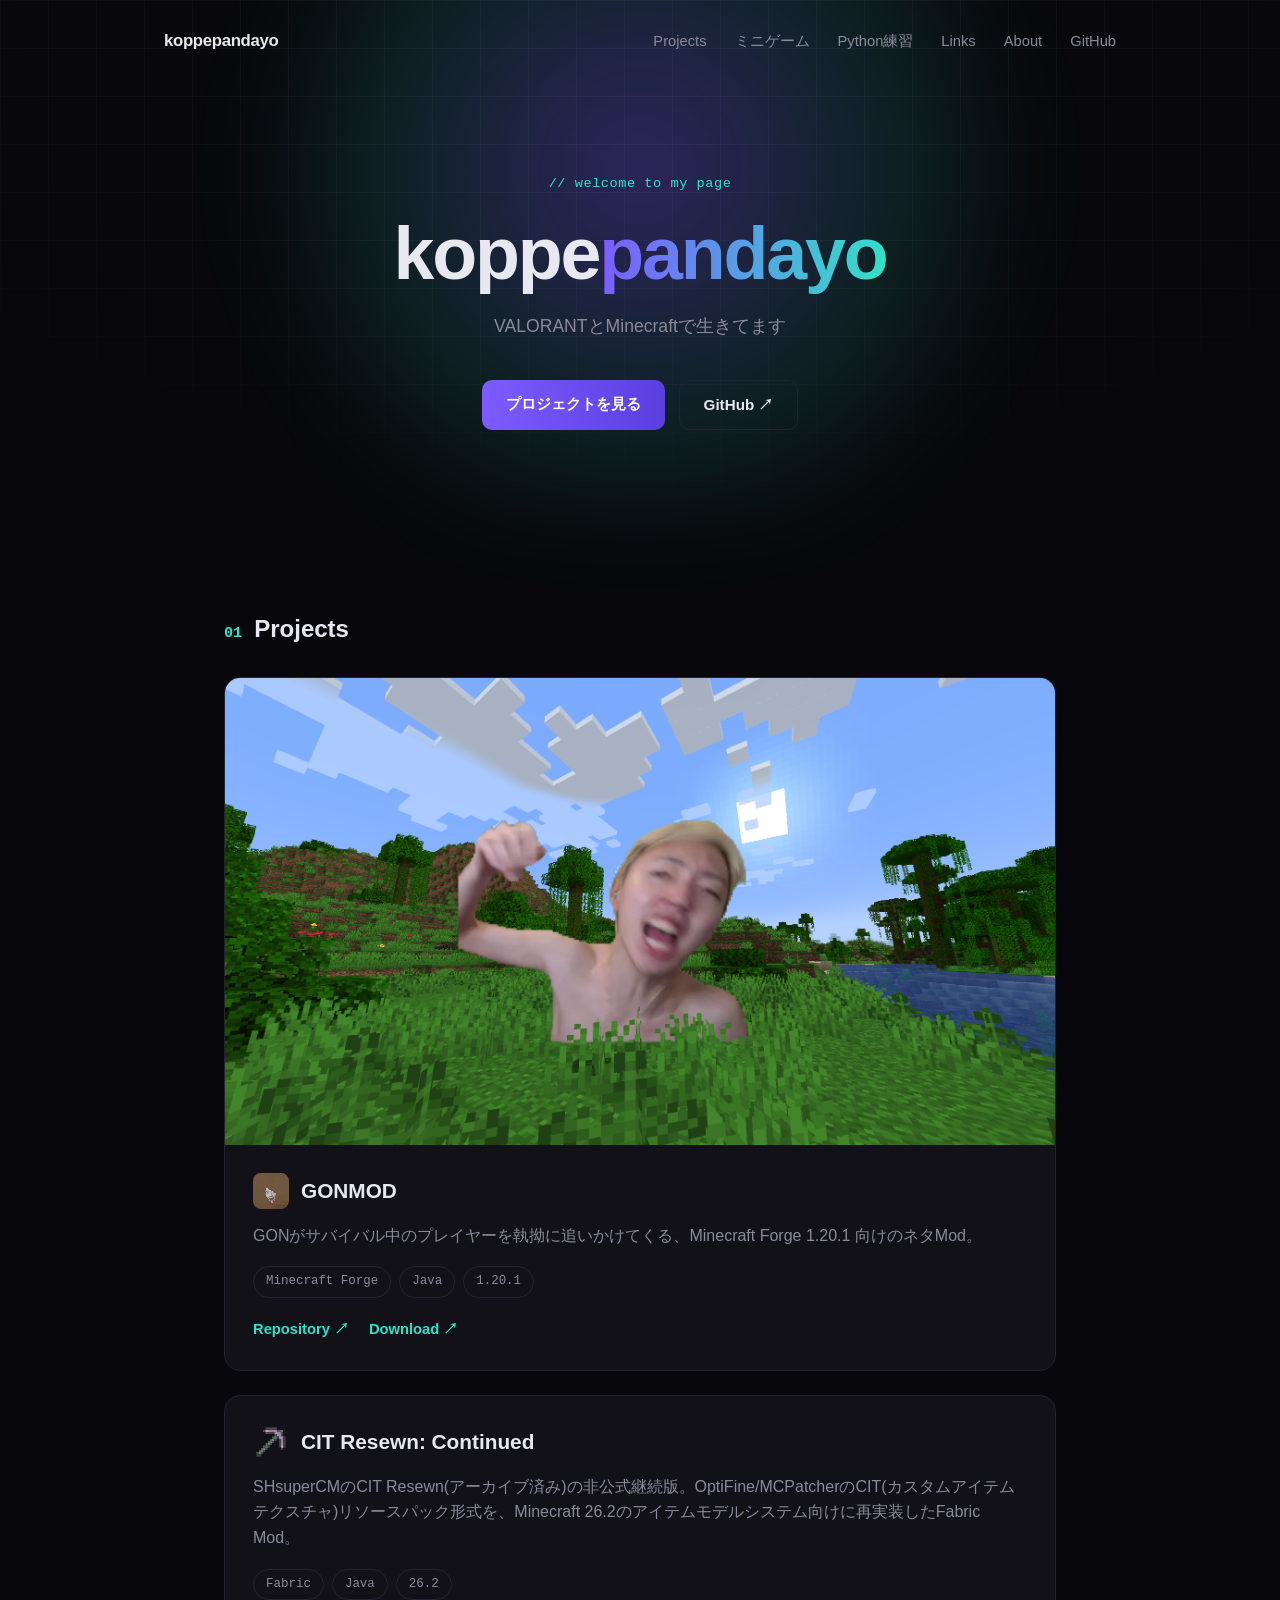
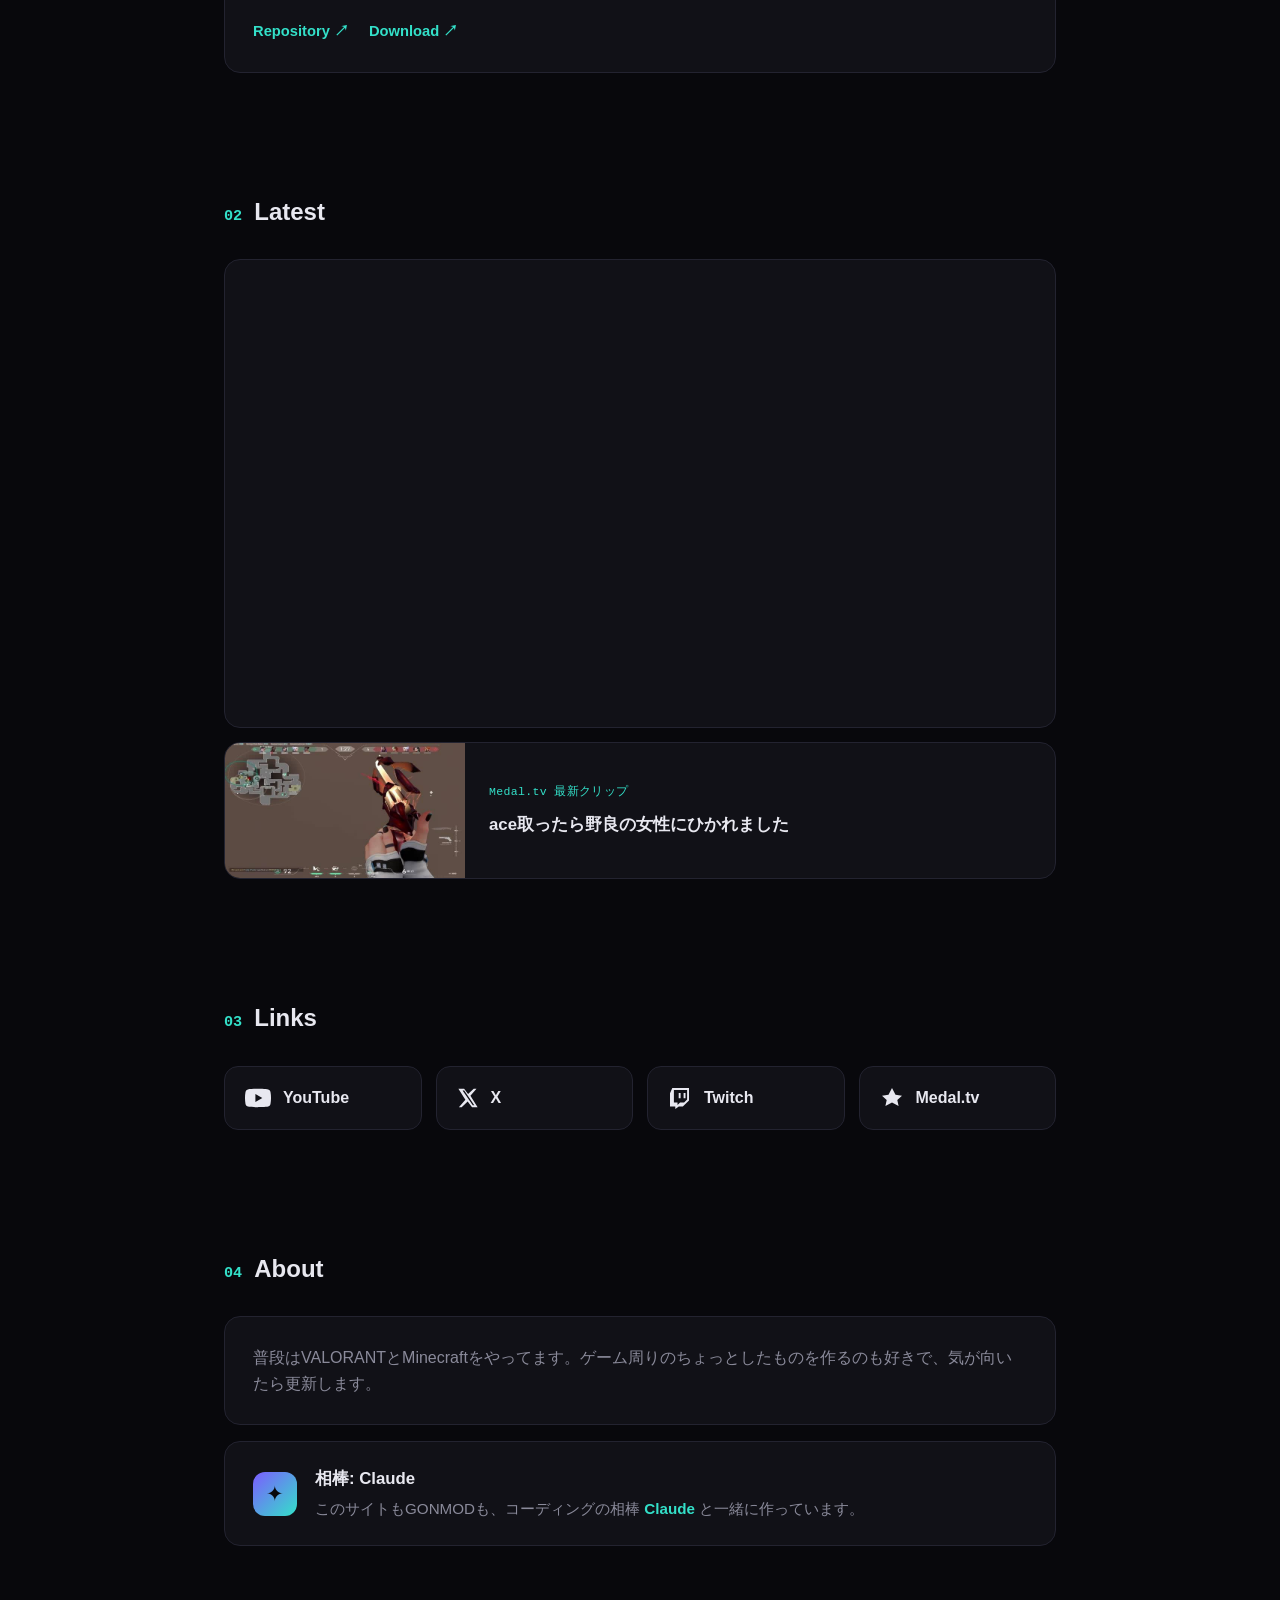
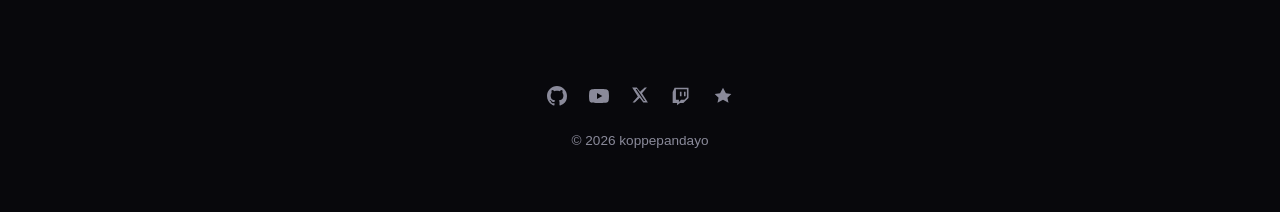
<file: index.html>
<!DOCTYPE html>
<html lang="ja">
<head>
<meta charset="UTF-8">
<meta name="viewport" content="width=device-width, initial-scale=1.0">
<title>koppepandayo</title>
<meta name="description" content="koppepandayo — Minecraft ネタMod開発者">
<link rel="icon" href="assets/koppecat.jpg">
<link rel="stylesheet" href="assets/css/style.css">
</head>
<body>

<div class="bg-grid"></div>
<div class="bg-glow"></div>

<header class="hero">
  <nav class="nav">
    <span class="nav-logo">koppepandayo</span>
    <div class="nav-links">
      <a href="#projects">Projects</a>
      <a href="games.html">ミニゲーム</a>
      <a href="python-practice.html">Python練習</a>
      <a href="#links">Links</a>
      <a href="#about">About</a>
      <a href="https://github.com/koppepandayo" target="_blank" rel="noopener">GitHub</a>
    </div>
  </nav>

  <div class="hero-content">
    <p class="hero-eyebrow">// welcome to my page</p>
    <h1 class="hero-title">koppe<span class="accent">pandayo</span></h1>
    <p class="hero-subtitle">VALORANTとMinecraftで生きてます</p>
    <div class="hero-cta">
      <a class="btn btn-primary" href="#projects">プロジェクトを見る</a>
      <a class="btn btn-ghost" href="https://github.com/koppepandayo" target="_blank" rel="noopener">GitHub ↗</a>
    </div>
  </div>
</header>

<main>
  <section id="projects" class="section">
    <h2 class="section-title"><span class="section-num">01</span> Projects</h2>

    <div class="card project-card">
      <div class="project-image">
        <img src="assets/gonmod-screenshot.png" alt="GONMOD gameplay screenshot" loading="lazy">
      </div>
      <div class="project-info">
        <div class="project-header">
          <img class="project-icon" src="assets/gonmod-icon.png" alt="GONMOD icon">
          <h3>GONMOD</h3>
        </div>
        <p class="project-desc">
          GONがサバイバル中のプレイヤーを執拗に追いかけてくる、Minecraft Forge 1.20.1 向けのネタMod。
        </p>
        <div class="project-tags">
          <span class="tag">Minecraft Forge</span>
          <span class="tag">Java</span>
          <span class="tag">1.20.1</span>
        </div>
        <div class="project-links">
          <a href="https://github.com/koppepandayo/GONMOD" target="_blank" rel="noopener">Repository ↗</a>
          <a href="https://github.com/koppepandayo/GONMOD/releases/latest" target="_blank" rel="noopener">Download ↗</a>
        </div>
      </div>
    </div>

    <div class="card project-card">
      <div class="project-info">
        <div class="project-header">
          <img class="project-icon" src="assets/citresewn-icon.png" alt="CIT Resewn: Continued icon">
          <h3>CIT Resewn: Continued</h3>
        </div>
        <p class="project-desc">
          SHsuperCMのCIT Resewn(アーカイブ済み)の非公式継続版。OptiFine/MCPatcherのCIT(カスタムアイテムテクスチャ)リソースパック形式を、Minecraft 26.2のアイテムモデルシステム向けに再実装したFabric Mod。
        </p>
        <div class="project-tags">
          <span class="tag">Fabric</span>
          <span class="tag">Java</span>
          <span class="tag">26.2</span>
        </div>
        <div class="project-links">
          <a href="https://github.com/koppepandayo/CITResewnContinued" target="_blank" rel="noopener">Repository ↗</a>
          <a href="https://github.com/koppepandayo/CITResewnContinued/releases/latest" target="_blank" rel="noopener">Download ↗</a>
        </div>
      </div>
    </div>
  </section>

  <section id="latest" class="section">
    <h2 class="section-title"><span class="section-num">02</span> Latest</h2>

    <div class="latest-video card">
      <div class="latest-video-frame">
        <iframe
          src="https://www.youtube.com/embed/videoseries?list=UUlOQXFSjRMjLv9eOfkjfYXg"
          title="Latest YouTube upload"
          loading="lazy"
          allow="accelerometer; autoplay; clipboard-write; encrypted-media; gyroscope; picture-in-picture"
          allowfullscreen>
        </iframe>
      </div>
    </div>

    <a class="card medal-card" href="https://medal.tv/games/valorant/clips/n8EiGjyioGbcn6lGg" target="_blank" rel="noopener">
      <img src="assets/medal-latest.jpg" alt="Latest Medal.tv clip thumbnail" loading="lazy">
      <div class="medal-card-info">
        <span class="medal-badge">Medal.tv 最新クリップ</span>
        <p>ace取ったら野良の女性にひかれました</p>
      </div>
    </a>
  </section>

  <section id="links" class="section">
    <h2 class="section-title"><span class="section-num">03</span> Links</h2>
    <div class="links-grid">
      <a class="link-card link-youtube" href="https://www.youtube.com/@koppepandayooo" target="_blank" rel="noopener">
        <svg viewBox="0 0 24 24" width="26" height="26" fill="currentColor"><path d="M23.5 6.2a3.02 3.02 0 0 0-2.12-2.14C19.5 3.5 12 3.5 12 3.5s-7.5 0-9.38.56A3.02 3.02 0 0 0 .5 6.2 31.6 31.6 0 0 0 0 12a31.6 31.6 0 0 0 .5 5.8 3.02 3.02 0 0 0 2.12 2.14C4.5 20.5 12 20.5 12 20.5s7.5 0 9.38-.56a3.02 3.02 0 0 0 2.12-2.14A31.6 31.6 0 0 0 24 12a31.6 31.6 0 0 0-.5-5.8ZM9.6 15.6V8.4l6.4 3.6-6.4 3.6Z"/></svg>
        <span>YouTube</span>
      </a>
      <a class="link-card link-x" href="https://x.com/koppepandayooo" target="_blank" rel="noopener">
        <svg viewBox="0 0 24 24" width="22" height="22" fill="currentColor"><path d="M18.24 2h3.03l-6.62 7.56L22.5 22h-6.1l-4.78-6.25L5.1 22H2.06l7.08-8.09L1.5 2h6.26l4.32 5.71L18.24 2Zm-1.06 18.03h1.68L7.9 3.87H6.1l11.08 16.16Z"/></svg>
        <span>X</span>
      </a>
      <a class="link-card link-twitch" href="https://www.twitch.tv/koppepandayooo" target="_blank" rel="noopener">
        <svg viewBox="0 0 24 24" width="24" height="24" fill="currentColor"><path d="M4.3 2 2 7.3v13.2h5.3V23l3.5-2.5h4L21 14.5V2H4.3Zm14.8 11.5-3 3h-4l-2.6 2.6v-2.6H5.9V4h13.2v9.5Z"/><path d="M15.6 6.9h1.9v5.3h-1.9zm-4.9 0h1.9v5.3h-1.9z"/></svg>
        <span>Twitch</span>
      </a>
      <a class="link-card link-medal" href="https://medal.tv/u/koppepandayo?invite=ur-MSxxOUYsNDA4NjM0MDA1" target="_blank" rel="noopener">
        <svg viewBox="0 0 24 24" width="24" height="24" fill="currentColor"><path d="M12 2 8.5 8.7 2 9.7l4.7 4.4L5.4 20 12 16.6 18.6 20l-1.3-5.9L22 9.7l-6.5-1Z"/></svg>
        <span>Medal.tv</span>
      </a>
    </div>
  </section>

  <section id="about" class="section">
    <h2 class="section-title"><span class="section-num">04</span> About</h2>
    <div class="card about-card">
      <p>普段はVALORANTとMinecraftをやってます。ゲーム周りのちょっとしたものを作るのも好きで、気が向いたら更新します。</p>
    </div>
    <a class="card buddy-card" href="https://claude.ai" target="_blank" rel="noopener">
      <div class="buddy-icon">✦</div>
      <div>
        <h3>相棒: Claude</h3>
        <p>このサイトもGONMODも、コーディングの相棒 <span>Claude</span> と一緒に作っています。</p>
      </div>
    </a>
  </section>
</main>

<footer class="footer">
  <div class="footer-links">
    <a href="https://github.com/koppepandayo" target="_blank" rel="noopener" aria-label="GitHub">
      <svg viewBox="0 0 16 16" width="20" height="20" fill="currentColor">
        <path d="M8 0C3.58 0 0 3.58 0 8c0 3.54 2.29 6.53 5.47 7.59.4.07.55-.17.55-.38
        0-.19-.01-.82-.01-1.49-2.01.37-2.53-.49-2.69-.94-.09-.23-.48-.94-.82-1.13
        -.28-.15-.68-.52-.01-.53.63-.01 1.08.58 1.23.82.72 1.21 1.87.87 2.33.66.07-.52.28-.87.51-1.07
        -1.78-.2-3.64-.89-3.64-3.95 0-.87.31-1.59.82-2.15-.08-.2-.36-1.02.08-2.12
        0 0 .67-.21 2.2.82.64-.18 1.32-.27 2-.27.68 0 1.36.09 2 .27
        1.53-1.04 2.2-.82 2.2-.82.44 1.1.16 1.92.08 2.12.51.56.82 1.27.82 2.15
        0 3.07-1.87 3.75-3.65 3.95.29.25.54.73.54 1.48
        0 1.07-.01 1.93-.01 2.2 0 .21.15.46.55.38A8.01 8.01 0 0016 8c0-4.42-3.58-8-8-8z"/>
      </svg>
    </a>
    <a href="https://www.youtube.com/@koppepandayooo" target="_blank" rel="noopener" aria-label="YouTube">
      <svg viewBox="0 0 24 24" width="20" height="20" fill="currentColor"><path d="M23.5 6.2a3.02 3.02 0 0 0-2.12-2.14C19.5 3.5 12 3.5 12 3.5s-7.5 0-9.38.56A3.02 3.02 0 0 0 .5 6.2 31.6 31.6 0 0 0 0 12a31.6 31.6 0 0 0 .5 5.8 3.02 3.02 0 0 0 2.12 2.14C4.5 20.5 12 20.5 12 20.5s7.5 0 9.38-.56a3.02 3.02 0 0 0 2.12-2.14A31.6 31.6 0 0 0 24 12a31.6 31.6 0 0 0-.5-5.8ZM9.6 15.6V8.4l6.4 3.6-6.4 3.6Z"/></svg>
    </a>
    <a href="https://x.com/koppepandayooo" target="_blank" rel="noopener" aria-label="X">
      <svg viewBox="0 0 24 24" width="18" height="18" fill="currentColor"><path d="M18.24 2h3.03l-6.62 7.56L22.5 22h-6.1l-4.78-6.25L5.1 22H2.06l7.08-8.09L1.5 2h6.26l4.32 5.71L18.24 2Zm-1.06 18.03h1.68L7.9 3.87H6.1l11.08 16.16Z"/></svg>
    </a>
    <a href="https://www.twitch.tv/koppepandayooo" target="_blank" rel="noopener" aria-label="Twitch">
      <svg viewBox="0 0 24 24" width="20" height="20" fill="currentColor"><path d="M4.3 2 2 7.3v13.2h5.3V23l3.5-2.5h4L21 14.5V2H4.3Zm14.8 11.5-3 3h-4l-2.6 2.6v-2.6H5.9V4h13.2v9.5Z"/><path d="M15.6 6.9h1.9v5.3h-1.9zm-4.9 0h1.9v5.3h-1.9z"/></svg>
    </a>
    <a href="https://medal.tv/u/koppepandayo?invite=ur-MSxxOUYsNDA4NjM0MDA1" target="_blank" rel="noopener" aria-label="Medal.tv">
      <svg viewBox="0 0 24 24" width="20" height="20" fill="currentColor"><path d="M12 2 8.5 8.7 2 9.7l4.7 4.4L5.4 20 12 16.6 18.6 20l-1.3-5.9L22 9.7l-6.5-1Z"/></svg>
    </a>
  </div>
  <p>&copy; 2026 koppepandayo</p>
</footer>

</body>
</html>
</file>
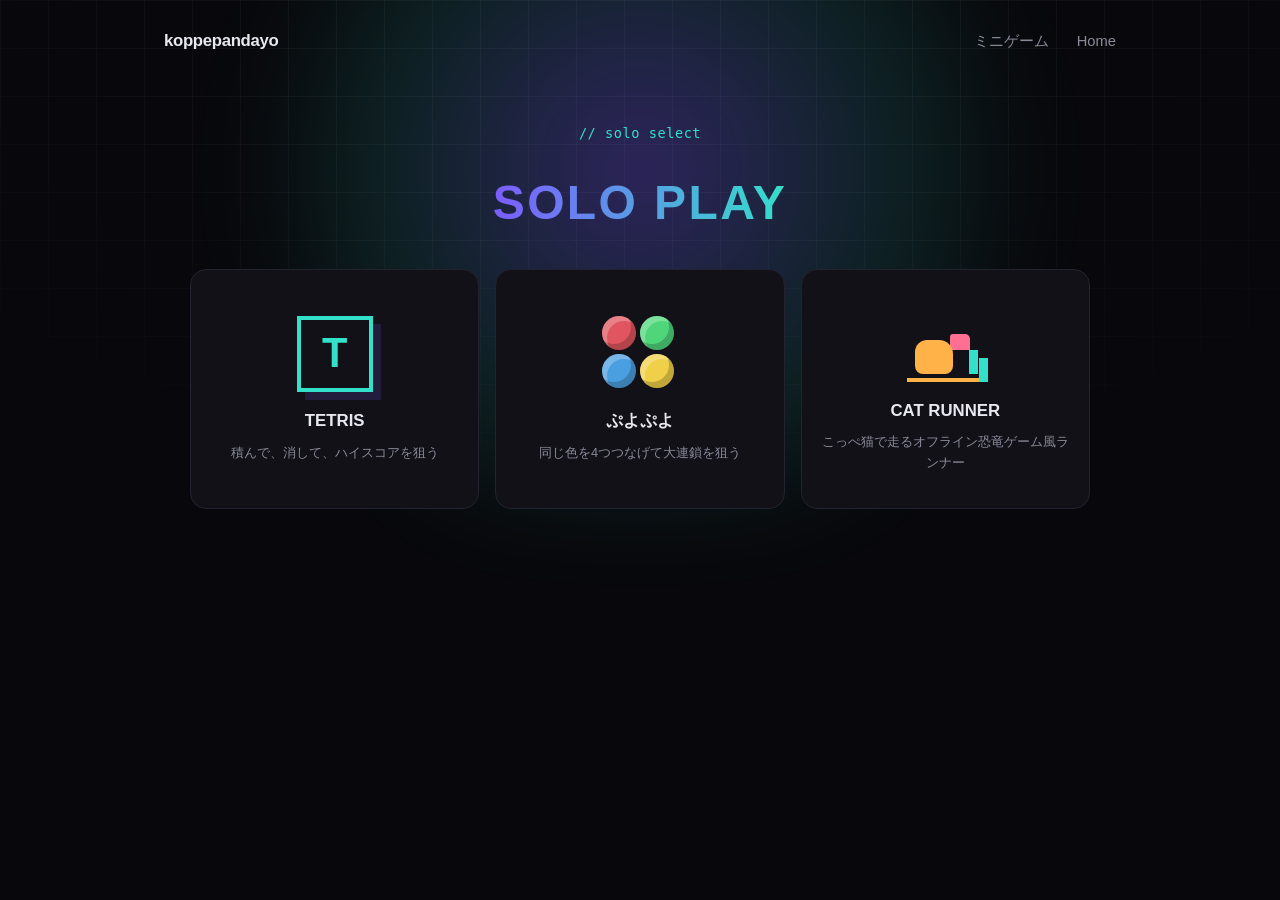
<file: games-solo.html>
<!DOCTYPE html>
<html lang="ja">
<head>
<meta charset="UTF-8"><meta name="viewport" content="width=device-width, initial-scale=1.0">
<title>Solo Games | koppepandayo</title>
<meta name="description" content="遊ぶソロゲームを選択">
<link rel="icon" href="assets/koppecat.jpg"><link rel="stylesheet" href="assets/css/style.css"><link rel="stylesheet" href="assets/css/tetris.css"><link rel="stylesheet" href="assets/css/tetris-menu.css">
</head>
<body>
<div class="bg-grid"></div><div class="bg-glow"></div>
<header class="hero tetris-hero"><nav class="nav"><a class="nav-logo" href="index.html">koppepandayo</a><div class="nav-links"><a href="games.html">ミニゲーム</a><a href="index.html">Home</a></div></nav></header>
<main class="tetris-main menu-main"><p class="hero-eyebrow">// solo select</p><h1 class="tetris-title">SOLO PLAY</h1>
  <div class="menu-cards game-select-cards">
    <a class="card menu-card game-select-card tetris-select" href="tetris-solo.html"><span class="game-mark tetris-mark">T</span><span class="menu-card-title">TETRIS</span><span class="menu-card-desc">積んで、消して、ハイスコアを狙う</span></a>
    <a class="card menu-card game-select-card puyo-select" href="puyo-solo.html"><span class="game-mark puyo-mark"><i></i><i></i><i></i><i></i></span><span class="menu-card-title">ぷよぷよ</span><span class="menu-card-desc">同じ色を4つつなげて大連鎖を狙う</span></a>
    <a class="card menu-card game-select-card runner-select" href="runner.html"><span class="game-mark runner-mark"><span></span></span><span class="menu-card-title">CAT RUNNER</span><span class="menu-card-desc">こっぺ猫で走るオフライン恐竜ゲーム風ランナー</span></a>
  </div>
</main>
</body></html>
</file>
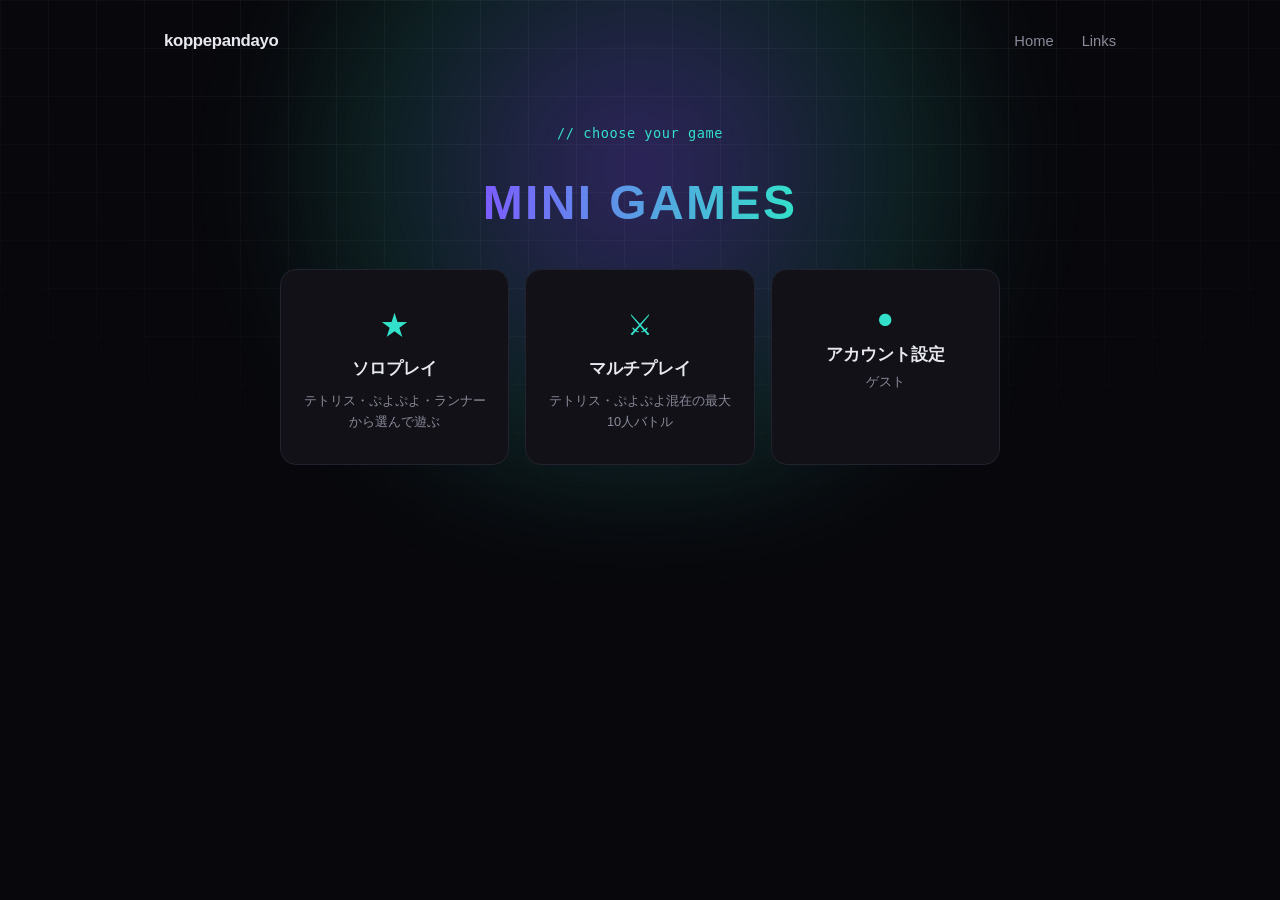
<file: games.html>
<!DOCTYPE html>
<html lang="ja">
<head>
<meta charset="UTF-8"><meta name="viewport" content="width=device-width, initial-scale=1.0">
<title>Mini Games | koppepandayo</title>
<meta name="description" content="koppepandayoのミニゲーム一覧">
<link rel="icon" href="assets/koppecat.jpg"><link rel="stylesheet" href="assets/css/style.css"><link rel="stylesheet" href="assets/css/tetris.css"><link rel="stylesheet" href="assets/css/tetris-menu.css">
</head>
<body>
<div class="bg-grid"></div><div class="bg-glow"></div>
<header class="hero tetris-hero"><nav class="nav"><a class="nav-logo" href="index.html">koppepandayo</a><div class="nav-links"><a href="index.html">Home</a><a href="index.html#links">Links</a></div></nav></header>
<main class="tetris-main menu-main">
  <p class="hero-eyebrow">// choose your game</p><h1 class="tetris-title">MINI GAMES</h1>
  <div class="menu-cards">
    <a class="card menu-card" href="games-solo.html"><span class="menu-card-icon">★</span><span class="menu-card-title">ソロプレイ</span><span class="menu-card-desc">テトリス・ぷよぷよ・ランナーから選んで遊ぶ</span></a>
    <a class="card menu-card" href="tetris-multi.html"><span class="menu-card-icon">⚔</span><span class="menu-card-title">マルチプレイ</span><span class="menu-card-desc">テトリス・ぷよぷよ混在の最大10人バトル</span></a>
    <button class="card menu-card" id="account-btn" type="button"><span class="menu-card-icon">●</span><span class="menu-card-title">アカウント設定</span><span class="menu-card-desc" id="account-summary">ゲスト</span></button>
  </div>
</main>
<div id="account-modal" class="account-modal hidden"><div class="card account-modal-inner">
  <div class="account-modal-header"><p class="multi-phase-label">アカウント設定</p><button id="account-close" class="account-close" aria-label="閉じる">✕</button></div>
  <div id="username-section"><label class="account-label" for="username-input">ユーザー名</label><div class="account-row"><input id="username-input" type="text" maxlength="20" placeholder="Guest"><button id="username-save" class="btn btn-primary">保存</button></div></div>
  <div class="account-divider"></div>
  <div id="discord-disconnected"><p class="account-note">Discordでログインするとアイコンと名前がランキングに載ります。</p><button id="discord-login-btn" class="btn btn-ghost discord-btn">Discordでログイン</button></div>
  <div id="discord-connected" class="hidden"><div class="discord-profile"><img id="discord-avatar" class="discord-avatar" alt=""><span id="discord-name"></span></div><button id="discord-logout-btn" class="btn btn-ghost">ログアウト</button></div>
</div></div>
<script src="assets/js/tetris-menu.js"></script>
</body></html>
</file>
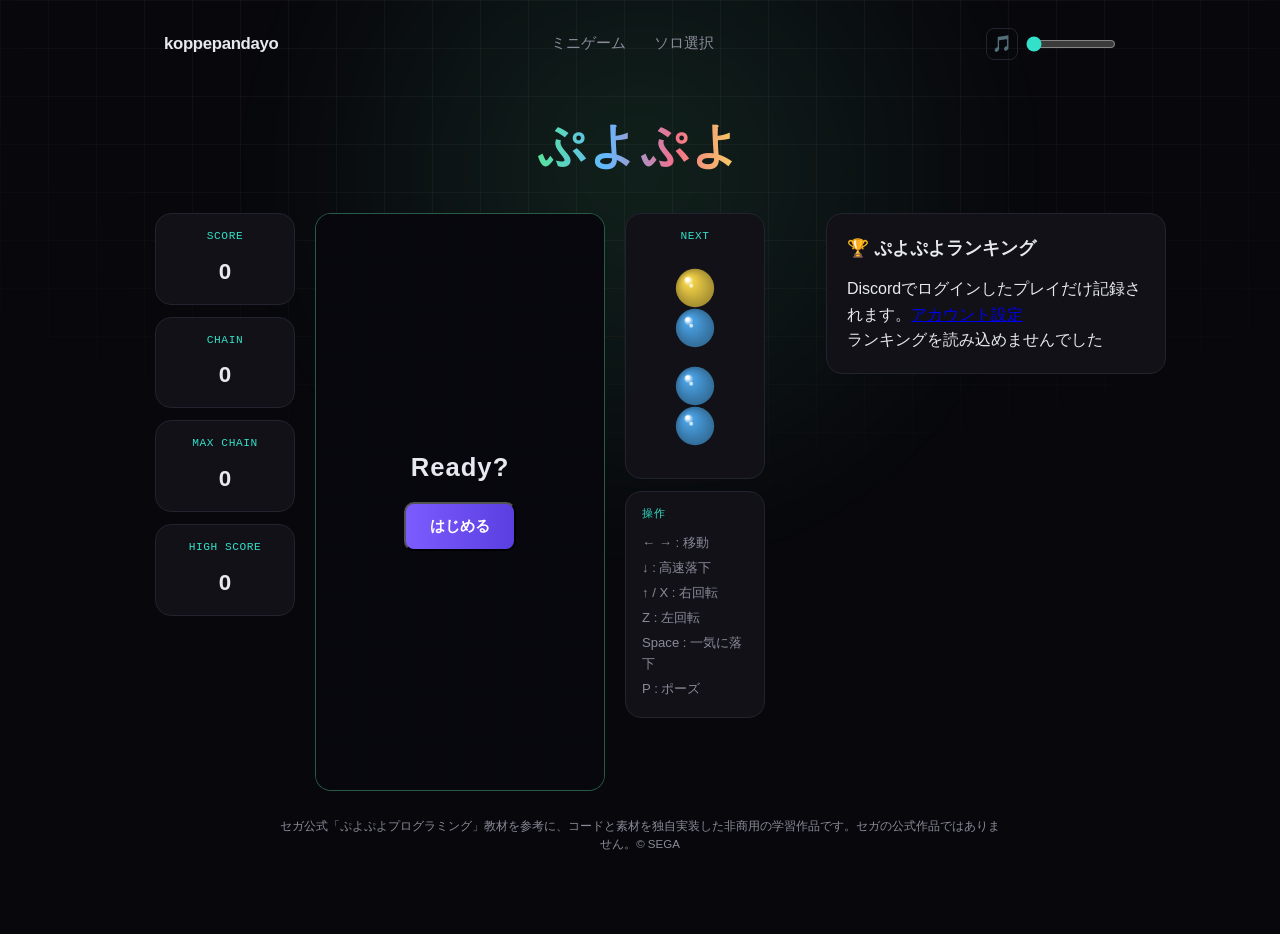
<file: puyo-solo.html>
<!DOCTYPE html>
<html lang="ja">
<head>
<meta charset="UTF-8">
<meta name="viewport" content="width=device-width, initial-scale=1.0">
<title>ぷよぷよ ソロ | koppepandayo</title>
<meta name="description" content="色を4つ以上つなげて連鎖を狙うソロパズルゲーム">
<link rel="icon" href="assets/koppecat.jpg">
<link rel="stylesheet" href="assets/css/style.css">
<link rel="stylesheet" href="assets/css/tetris.css">
<link rel="stylesheet" href="assets/css/puyo.css">
</head>
<body>
<div class="bg-grid"></div>
<div class="bg-glow puyo-glow"></div>

<header class="hero tetris-hero">
  <nav class="nav">
    <a class="nav-logo" href="index.html">koppepandayo</a>
    <div class="nav-links">
      <a href="games.html">ミニゲーム</a>
      <a href="games-solo.html">ソロ選択</a>
    </div>
    <div class="audio-control">
      <button id="music-toggle" class="audio-btn" type="button" aria-label="音楽のオン・オフ">♫</button>
      <input id="volume-slider" class="volume-slider" type="range" min="0" max="100" value="25" aria-label="音量">
    </div>
  </nav>
</header>

<main class="tetris-main puyo-main">
  <h1 class="tetris-title puyo-title">ぷよぷよ</h1>

  <div class="solo-grid">
    <div class="solo-game-area">
      <div class="tetris-layout puyo-layout">
        <div class="tetris-side">
          <div class="card tetris-panel"><span class="panel-label">SCORE</span><p id="score" class="panel-value">0</p></div>
          <div class="card tetris-panel"><span class="panel-label">CHAIN</span><p id="chain" class="panel-value">0</p></div>
          <div class="card tetris-panel"><span class="panel-label">MAX CHAIN</span><p id="max-chain" class="panel-value">0</p></div>
          <div class="card tetris-panel"><span class="panel-label">HIGH SCORE</span><p id="high-score" class="panel-value">0</p></div>
        </div>

        <div class="tetris-board-wrap puyo-board-wrap">
          <canvas id="puyo-board-canvas" width="288" height="576"></canvas>
          <div id="clear-toast" class="clear-toast"></div>
          <div id="overlay" class="tetris-overlay">
            <div class="overlay-message"><p id="overlay-text">Ready?</p><p id="overlay-score"></p></div>
            <button id="start-btn" class="btn btn-primary">はじめる</button>
          </div>
        </div>

        <div class="tetris-touch puyo-touch">
          <button data-action="left" aria-label="左に移動">◀</button>
          <button data-action="rotate-ccw" aria-label="左回転">↶</button>
          <button data-action="rotate" aria-label="右回転">↷</button>
          <button data-action="right" aria-label="右に移動">▶</button>
          <button data-action="down" aria-label="高速落下">▼</button>
          <button data-action="drop" aria-label="一気に落下">⇩</button>
        </div>

        <div class="tetris-side">
          <div class="card tetris-panel">
            <span class="panel-label">NEXT</span>
            <canvas id="puyo-next-canvas" width="96" height="210"></canvas>
          </div>
          <div class="card tetris-panel tetris-help">
            <span class="panel-label">操作</span>
            <p>← → : 移動</p><p>↓ : 高速落下</p><p>↑ / X : 右回転</p><p>Z : 左回転</p><p>Space : 一気に落下</p><p>P : ポーズ</p>
          </div>
        </div>
      </div>

    </div>

    <aside class="card solo-ranking-panel">
      <p class="modal-title">🏆 ぷよぷよランキング</p>
      <p class="account-note ranking-hint">Discordでログインしたプレイだけ記録されます。<a href="games.html">アカウント設定</a></p>
      <p id="ranking-loading" class="account-note">読み込み中...</p>
      <ol id="solo-ranking-list" class="ranking-list"></ol>
    </aside>
  </div>

  <p class="puyo-credit">セガ公式「ぷよぷよプログラミング」教材を参考に、コードと素材を独自実装した非商用の学習作品です。セガの公式作品ではありません。© SEGA</p>
</main>

<script src="assets/js/puyo-engine.js"></script>
<script src="assets/js/tetris-audio.js"></script>
<script src="assets/js/puyo.js"></script>
</body>
</html>
</file>
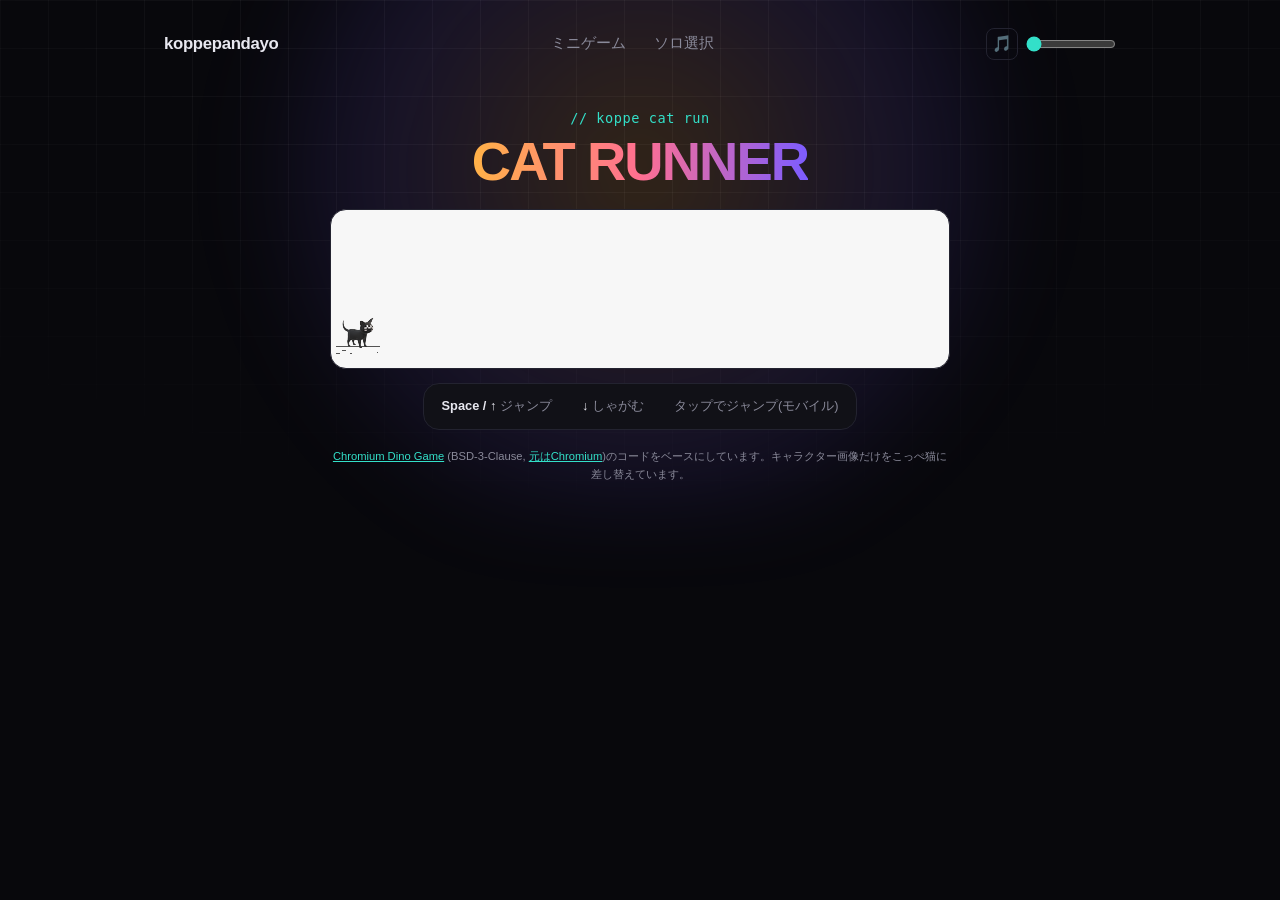
<file: runner.html>
<!DOCTYPE html>
<html lang="ja">
<head>
<meta charset="UTF-8">
<meta name="viewport" content="width=device-width, initial-scale=1.0">
<title>Cat Runner | koppepandayo</title>
<meta name="description" content="こっぺ猫で遊べるオフライン恐竜ゲーム風ランナー">
<link rel="icon" href="assets/koppecat.jpg">
<link rel="stylesheet" href="assets/css/style.css">
<link rel="stylesheet" href="assets/css/tetris.css">
<link rel="stylesheet" href="assets/css/runner.css">
</head>
<body>
<div class="bg-grid"></div><div class="bg-glow runner-glow"></div>

<header class="hero tetris-hero">
  <nav class="nav">
    <a class="nav-logo" href="index.html">koppepandayo</a>
    <div class="nav-links"><a href="games.html">ミニゲーム</a><a href="games-solo.html">ソロ選択</a></div>
    <div class="audio-control">
      <button id="music-toggle" class="audio-btn" type="button" aria-label="音楽のオン・オフ">♫</button>
      <input id="volume-slider" class="volume-slider" type="range" min="0" max="100" value="25" aria-label="音量">
    </div>
  </nav>
</header>

<main class="runner-main">
  <div class="runner-heading">
    <div><p class="hero-eyebrow">// koppe cat run</p><h1>CAT RUNNER</h1></div>
  </div>

  <section class="runner-stage card" aria-label="ランナーゲーム"></section>
  <div class="icon-offline" style="display:none"></div>
  <div id="offline-resources" style="display:none">
    <img id="offline-resources-1x" src="assets/runner-sprite-1x.png">
    <img id="offline-resources-2x" src="assets/runner-sprite-2x.png">
  </div>

  <div class="runner-help card">
    <span><b>Space / ↑</b> ジャンプ</span><span><b>↓</b> しゃがむ</span><span>タップでジャンプ(モバイル)</span>
  </div>
  <p class="runner-credit">
    <a href="https://github.com/wayou/t-rex-runner" target="_blank" rel="noopener">Chromium Dino Game</a>
    (BSD-3-Clause, <a href="https://chromium.googlesource.com/chromium/src/+/main/components/neterror/resources/dino_game/" target="_blank" rel="noopener">元はChromium</a>)のコードをベースにしています。キャラクター画像だけをこっぺ猫に差し替えています。
  </p>
</main>

<script src="assets/js/tetris-audio.js"></script>
<script src="assets/js/runner.js"></script>
</body>
</html>
</file>
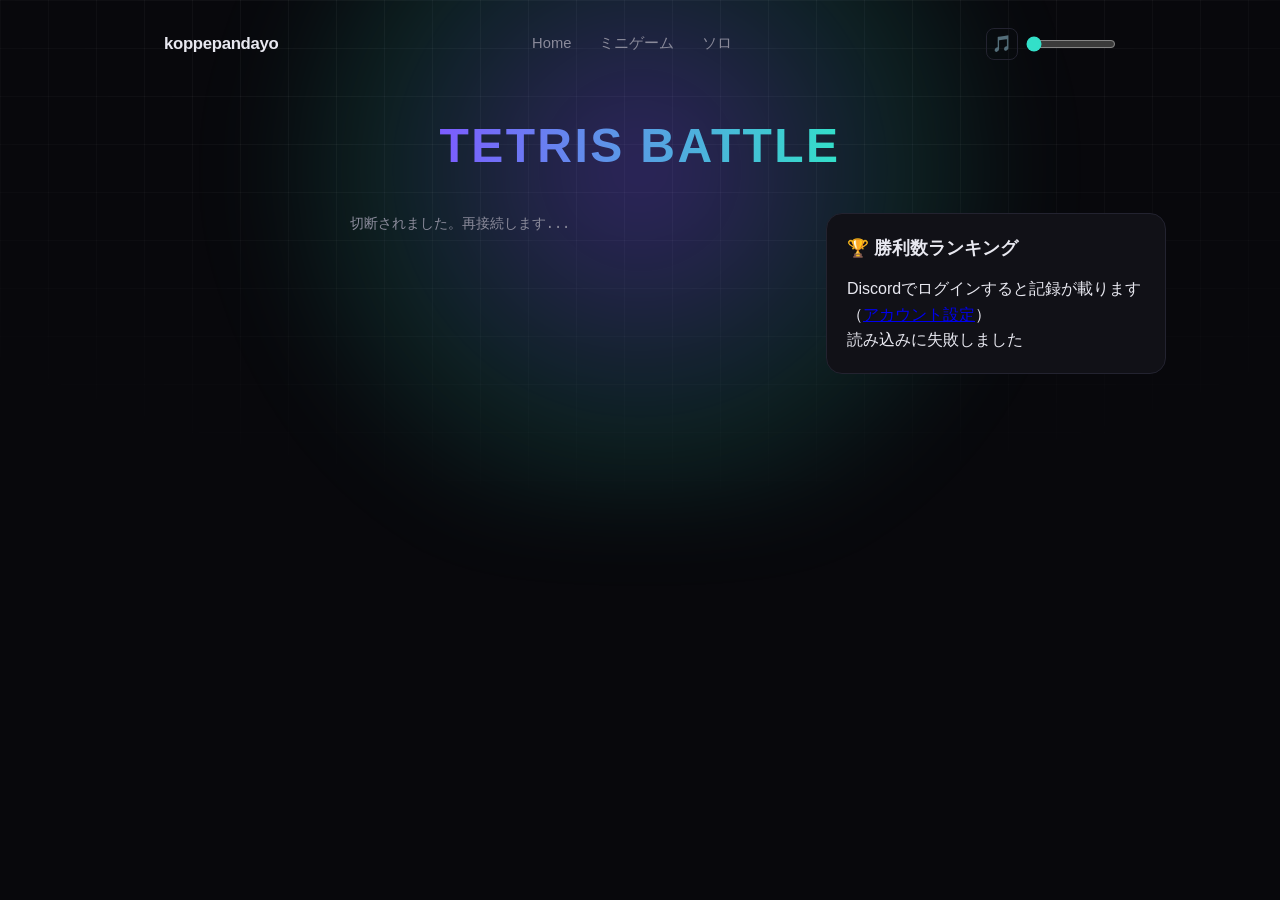
<file: tetris-multi.html>
<!DOCTYPE html>
<html lang="ja">
<head>
<meta charset="UTF-8">
<meta name="viewport" content="width=device-width, initial-scale=1.0">
<title>Tetris Multi | koppepandayo</title>
<meta name="description" content="koppepandayoのサイトで遊べるTetrisマルチプレイ（最大10人バトルロイヤル）">
<link rel="icon" href="assets/koppecat.jpg">
<link rel="stylesheet" href="assets/css/style.css">
<link rel="stylesheet" href="assets/css/tetris.css">
<link rel="stylesheet" href="assets/css/tetris-multi.css">
</head>
<body>

<div class="bg-grid"></div>
<div class="bg-glow"></div>

<header class="hero tetris-hero">
  <nav class="nav">
    <a class="nav-logo" href="index.html">koppepandayo</a>
    <div class="nav-links">
      <a href="index.html">Home</a>
      <a href="games.html">ミニゲーム</a>
      <a href="tetris-solo.html">ソロ</a>
    </div>
    <div class="audio-control">
      <button id="music-toggle" class="audio-btn" type="button" aria-label="音楽 on/off">🎵</button>
      <input id="volume-slider" class="volume-slider" type="range" min="0" max="100" value="25" aria-label="音量">
    </div>
  </nav>
</header>

<main class="tetris-main">
  <h1 class="tetris-title">TETRIS BATTLE</h1>

  <div class="solo-grid">
    <div class="solo-game-area">
      <p id="conn-status" class="conn-status">接続中...</p>

      <!-- Lobby: name entry + join -->
      <section id="lobby-panel" class="card multi-panel hidden">
        <p class="multi-phase-label" id="phase-label">ロビー</p>
        <div class="game-select" id="game-select">
          <button class="game-select-btn active" data-game="tetris" type="button">テトリス</button>
          <button class="game-select-btn" data-game="puyo" type="button">ぷよぷよ</button>
        </div>
        <div class="lobby-join">
          <button id="join-btn" class="btn btn-primary">参加</button>
        </div>
        <div class="player-list-wrap">
          <p class="panel-label">プレイヤー (<span id="player-count">0</span>/10)</p>
          <ul id="player-list" class="player-list"></ul>
        </div>
        <p id="auto-start-note" class="queue-status hidden"></p>
        <div class="lobby-actions hidden" id="lobby-actions">
          <button id="ready-btn" class="btn btn-primary" type="button">Ready</button>
          <button id="wait-btn" class="btn btn-ghost wait-btn" type="button">ちょっと待って (+10秒)</button>
        </div>
        <p id="join-error" class="join-error hidden"></p>
      </section>

      <!-- Waiting to join next match (spectating while a match is live) -->
      <section id="spectate-panel" class="card multi-panel hidden">
        <p class="multi-phase-label">試合進行中 - 観戦中</p>
        <p class="spectate-note">今の試合が終わると次の試合が始まります。</p>
        <button id="queue-btn" class="btn btn-primary">次の試合に参加 (inQueue)</button>
        <p id="queue-status" class="queue-status"></p>
      </section>

      <!-- Countdown overlay -->
      <div id="countdown-overlay" class="countdown-overlay hidden">
        <p id="countdown-text">3</p>
      </div>

      <!-- Match end ranking -->
      <section id="ranking-panel" class="card multi-panel hidden">
        <p class="multi-phase-label">試合結果</p>
        <ol id="ranking-list" class="ranking-list"></ol>
      </section>

      <!-- Battle layout: own board + opponents -->
      <div id="battle-layout" class="battle-layout hidden">
        <div class="tetris-side">
          <div class="card tetris-panel" id="hold-panel">
            <span class="panel-label">HOLD</span>
            <canvas id="hold-canvas" width="72" height="72"></canvas>
          </div>
          <div class="card tetris-panel">
            <span class="panel-label">SCORE</span>
            <p id="score" class="panel-value">0</p>
          </div>
          <div class="card tetris-panel">
            <span class="panel-label">NEXT</span>
            <canvas id="next-canvas" width="72" height="220"></canvas>
          </div>
          <div class="card tetris-panel tetris-help">
            <span class="panel-label">操作</span>
            <p>← → : 移動</p>
            <p>↓ : ソフトドロップ</p>
            <p>↑ / X : 回転</p>
            <p>Z : 逆回転</p>
            <p>Space : ハードドロップ</p>
            <p>C : ホールド</p>
          </div>
        </div>

        <div class="tetris-board-wrap multi-board-wrap">
          <canvas id="board-canvas" width="300" height="600"></canvas>
          <div id="clear-toast" class="clear-toast"></div>
          <div id="you-eliminated" class="tetris-overlay hidden">
            <div class="overlay-message">
              <p>K.O.</p>
              <p class="overlay-score" id="you-rank"></p>
            </div>
          </div>
        </div>

        <div class="opponents-grid" id="opponents-grid"></div>
      </div>
    </div>

    <aside class="card solo-ranking-panel">
      <p class="modal-title">🏆 勝利数ランキング</p>
      <p class="account-note ranking-hint">Discordでログインすると記録が載ります（<a href="tetris.html">アカウント設定</a>）</p>
      <p id="wins-loading" class="account-note">読み込み中...</p>
      <ol id="wins-list" class="ranking-list"></ol>
    </aside>
  </div>
</main>

<script src="assets/js/tetris-engine.js"></script>
<script src="assets/js/puyo-engine.js"></script>
<script src="assets/js/tetris-audio.js"></script>
<script src="assets/js/tetris-multi.js"></script>
</body>
</html>
</file>
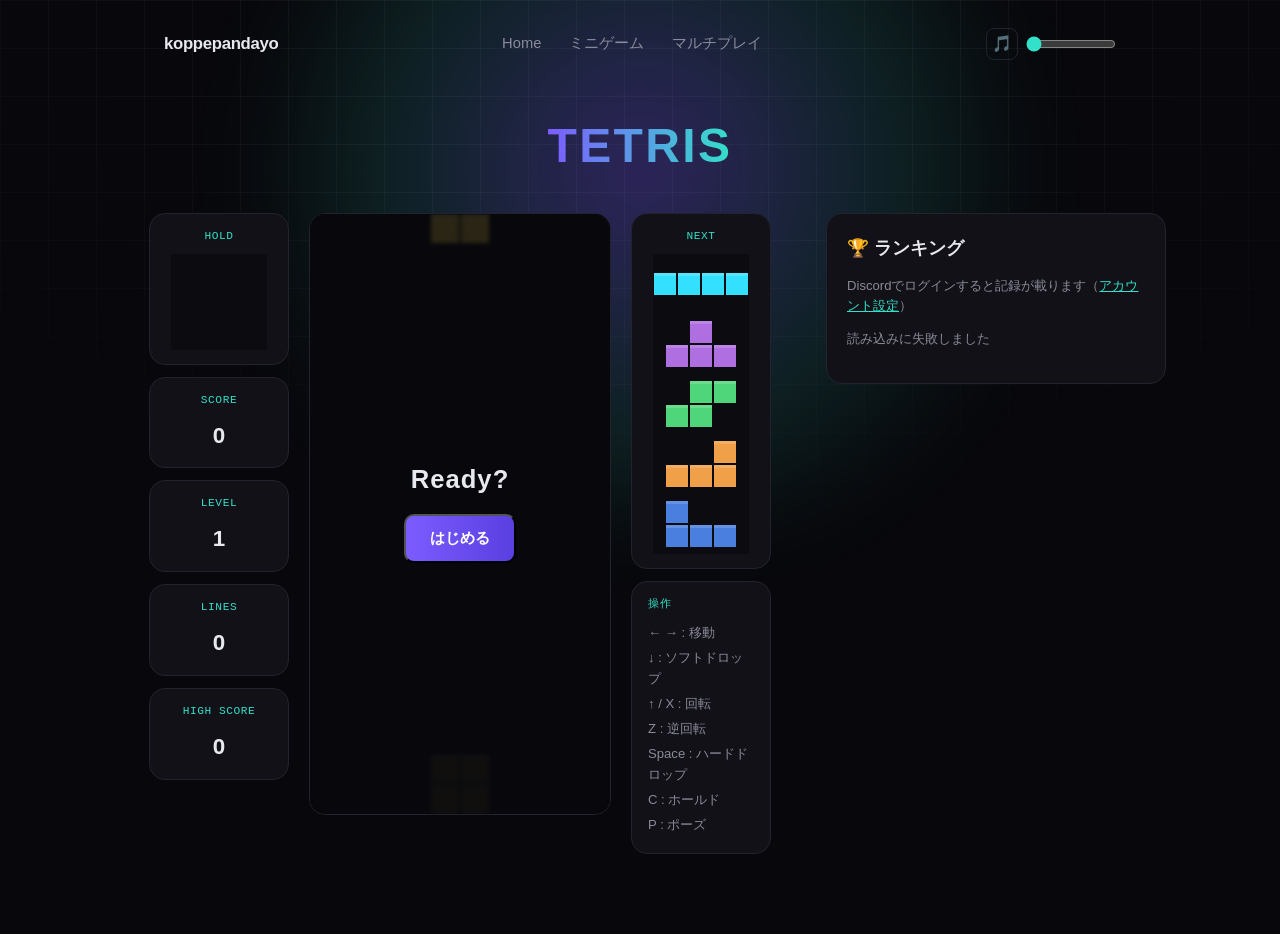
<file: tetris-solo.html>
<!DOCTYPE html>
<html lang="ja">
<head>
<meta charset="UTF-8">
<meta name="viewport" content="width=device-width, initial-scale=1.0">
<title>Tetris Solo | koppepandayo</title>
<meta name="description" content="koppepandayoのサイトで遊べるTetris">
<link rel="icon" href="assets/koppecat.jpg">
<link rel="stylesheet" href="assets/css/style.css">
<link rel="stylesheet" href="assets/css/tetris.css">
<link rel="stylesheet" href="assets/css/tetris-menu.css">
</head>
<body>

<div class="bg-grid"></div>
<div class="bg-glow"></div>

<header class="hero tetris-hero">
  <nav class="nav">
    <a class="nav-logo" href="index.html">koppepandayo</a>
    <div class="nav-links">
      <a href="index.html">Home</a>
      <a href="games.html">ミニゲーム</a>
      <a href="tetris-multi.html">マルチプレイ</a>
    </div>
    <div class="audio-control">
      <button id="music-toggle" class="audio-btn" type="button" aria-label="音楽 on/off">🎵</button>
      <input id="volume-slider" class="volume-slider" type="range" min="0" max="100" value="25" aria-label="音量">
    </div>
  </nav>
</header>

<main class="tetris-main">
  <h1 class="tetris-title">TETRIS</h1>

  <div class="solo-grid">
    <div class="solo-game-area">
      <div class="tetris-layout">
        <div class="tetris-side">
          <div class="card tetris-panel">
            <span class="panel-label">HOLD</span>
            <canvas id="hold-canvas" width="96" height="96"></canvas>
          </div>
          <div class="card tetris-panel">
            <span class="panel-label">SCORE</span>
            <p id="score" class="panel-value">0</p>
          </div>
          <div class="card tetris-panel">
            <span class="panel-label">LEVEL</span>
            <p id="level" class="panel-value">1</p>
          </div>
          <div class="card tetris-panel">
            <span class="panel-label">LINES</span>
            <p id="lines" class="panel-value">0</p>
          </div>
          <div class="card tetris-panel">
            <span class="panel-label">HIGH SCORE</span>
            <p id="high-score" class="panel-value">0</p>
          </div>
        </div>

        <div class="tetris-board-wrap">
          <canvas id="board-canvas" width="300" height="600"></canvas>
          <div id="clear-toast" class="clear-toast"></div>
          <div id="overlay" class="tetris-overlay">
            <div class="overlay-message">
              <p id="overlay-text">Ready?</p>
              <p id="overlay-score"></p>
            </div>
            <button id="start-btn" class="btn btn-primary">はじめる</button>
          </div>
        </div>

        <div class="tetris-side">
          <div class="card tetris-panel">
            <span class="panel-label">NEXT</span>
            <canvas id="next-canvas" width="96" height="300"></canvas>
          </div>
          <div class="card tetris-panel tetris-help">
            <span class="panel-label">操作</span>
            <p>← → : 移動</p>
            <p>↓ : ソフトドロップ</p>
            <p>↑ / X : 回転</p>
            <p>Z : 逆回転</p>
            <p>Space : ハードドロップ</p>
            <p>C : ホールド</p>
            <p>P : ポーズ</p>
          </div>
        </div>
      </div>

      <div class="tetris-touch">
        <button data-action="left" aria-label="左に移動">◀</button>
        <button data-action="rotate-ccw" aria-label="逆回転">⟲</button>
        <button data-action="rotate" aria-label="回転">⟳</button>
        <button data-action="right" aria-label="右に移動">▶</button>
        <button data-action="down" aria-label="ソフトドロップ">▼</button>
        <button data-action="drop" aria-label="ハードドロップ">⇓</button>
        <button data-action="hold" aria-label="ホールド">H</button>
      </div>
    </div>

    <aside class="card solo-ranking-panel">
      <p class="modal-title">🏆 ランキング</p>
      <p class="account-note ranking-hint">Discordでログインすると記録が載ります（<a href="tetris.html">アカウント設定</a>）</p>
      <p id="ranking-loading" class="account-note">読み込み中...</p>
      <ol id="solo-ranking-list" class="ranking-list"></ol>
    </aside>
  </div>
</main>

<script src="assets/js/tetris-engine.js"></script>
<script src="assets/js/tetris-audio.js"></script>
<script src="assets/js/tetris.js"></script>
</body>
</html>
</file>
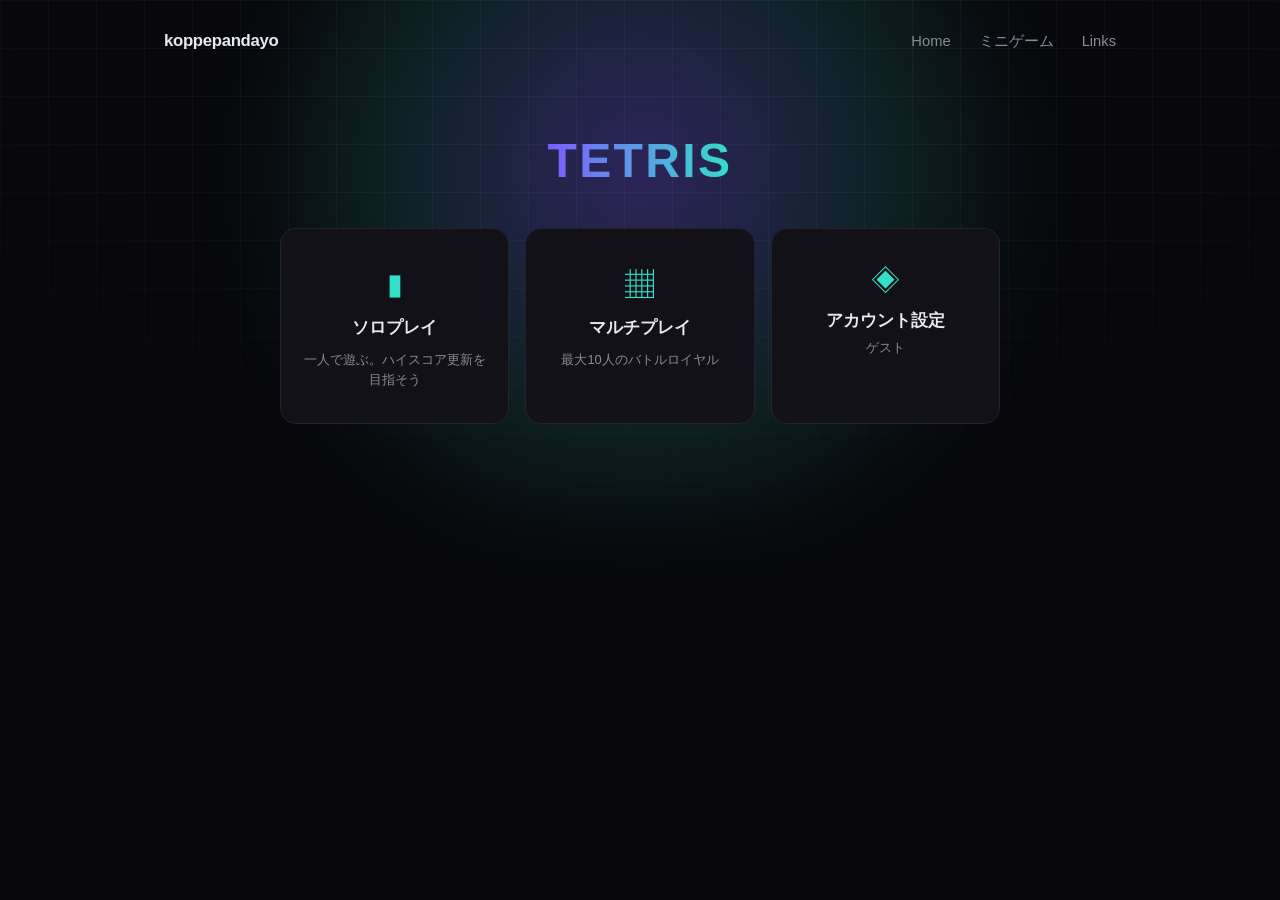
<file: tetris.html>
<!DOCTYPE html>
<html lang="ja">
<head>
<meta charset="UTF-8">
<meta name="viewport" content="width=device-width, initial-scale=1.0">
<title>Tetris | koppepandayo</title>
<meta name="description" content="koppepandayoのサイトで遊べるTetris">
<link rel="icon" href="assets/koppecat.jpg">
<link rel="stylesheet" href="assets/css/style.css">
<link rel="stylesheet" href="assets/css/tetris.css">
<link rel="stylesheet" href="assets/css/tetris-menu.css">
</head>
<body>

<div class="bg-grid"></div>
<div class="bg-glow"></div>

<header class="hero tetris-hero">
  <nav class="nav">
    <a class="nav-logo" href="index.html">koppepandayo</a>
    <div class="nav-links">
      <a href="index.html">Home</a>
      <a href="games.html">ミニゲーム</a>
      <a href="index.html#links">Links</a>
    </div>
  </nav>
</header>

<main class="tetris-main menu-main">
  <h1 class="tetris-title">TETRIS</h1>

  <div class="menu-cards">
    <a class="card menu-card" href="tetris-solo.html">
      <span class="menu-card-icon">▮</span>
      <span class="menu-card-title">ソロプレイ</span>
      <span class="menu-card-desc">一人で遊ぶ。ハイスコア更新を目指そう</span>
    </a>
    <a class="card menu-card" href="tetris-multi.html">
      <span class="menu-card-icon">▦</span>
      <span class="menu-card-title">マルチプレイ</span>
      <span class="menu-card-desc">最大10人のバトルロイヤル</span>
    </a>
    <button class="card menu-card" id="account-btn" type="button">
      <span class="menu-card-icon">◈</span>
      <span class="menu-card-title">アカウント設定</span>
      <span class="menu-card-desc" id="account-summary">ゲスト</span>
    </button>
  </div>
</main>

<div id="account-modal" class="account-modal hidden">
  <div class="card account-modal-inner">
    <div class="account-modal-header">
      <p class="multi-phase-label">アカウント設定</p>
      <button id="account-close" class="account-close" aria-label="閉じる">✕</button>
    </div>

    <div id="username-section">
      <label class="account-label" for="username-input">ユーザー名</label>
      <div class="account-row">
        <input id="username-input" type="text" maxlength="20" placeholder="Guest">
        <button id="username-save" class="btn btn-primary">保存</button>
      </div>
    </div>

    <div class="account-divider"></div>

    <div id="discord-disconnected">
      <p class="account-note">Discordでログインすると、アイコンとユーザー名でランキングに載ります。ログインしない場合はゲスト扱いになります。</p>
      <button id="discord-login-btn" class="btn btn-ghost discord-btn">Discordでログイン</button>
    </div>

    <div id="discord-connected" class="hidden">
      <div class="discord-profile">
        <img id="discord-avatar" class="discord-avatar" alt="">
        <span id="discord-name"></span>
      </div>
      <button id="discord-logout-btn" class="btn btn-ghost">ログアウト</button>
    </div>
  </div>
</div>

<script src="assets/js/tetris-menu.js"></script>
</body>
</html>
</file>
<file: assets/css/style.css>
:root {
  --bg: #08080c;
  --bg-card: #111117;
  --border: #232330;
  --text: #e8e8f0;
  --text-dim: #8a8a9a;
  --accent: #7c5cff;
  --accent2: #33e0c9;
  --font: -apple-system, BlinkMacSystemFont, "Segoe UI", "Hiragino Kaku Gothic ProN",
    "Hiragino Sans", Meiryo, sans-serif;
}

* { box-sizing: border-box; margin: 0; padding: 0; }

.hidden { display: none !important; }

html { scroll-behavior: smooth; }

body {
  background: var(--bg);
  color: var(--text);
  font-family: var(--font);
  line-height: 1.6;
  overflow-x: hidden;
}

.bg-grid {
  position: fixed;
  inset: 0;
  z-index: -2;
  background-image:
    linear-gradient(to right, rgba(255,255,255,0.04) 1px, transparent 1px),
    linear-gradient(to bottom, rgba(255,255,255,0.04) 1px, transparent 1px);
  background-size: 48px 48px;
  mask-image: radial-gradient(ellipse 80% 60% at 50% 0%, black 40%, transparent 100%);
}

.bg-glow {
  position: fixed;
  top: -20%;
  left: 50%;
  transform: translateX(-50%);
  width: 900px;
  height: 700px;
  background: radial-gradient(circle, rgba(124,92,255,0.35) 0%, rgba(51,224,201,0.12) 45%, transparent 70%);
  filter: blur(40px);
  z-index: -1;
  pointer-events: none;
}

/* Nav */
.nav {
  display: flex;
  justify-content: space-between;
  align-items: center;
  max-width: 1000px;
  margin: 0 auto;
  padding: 28px 24px;
}

.nav-logo {
  font-weight: 700;
  letter-spacing: -0.02em;
  font-size: 1.05rem;
}

.nav-links {
  display: flex;
  gap: 28px;
}

.nav-links a {
  color: var(--text-dim);
  text-decoration: none;
  font-size: 0.92rem;
  transition: color 0.2s ease;
}

.nav-links a:hover { color: var(--text); }

/* Hero */
.hero-content {
  max-width: 720px;
  margin: 0 auto;
  padding: 90px 24px 120px;
  text-align: center;
}

.hero-eyebrow {
  color: var(--accent2);
  font-family: ui-monospace, SFMono-Regular, Menlo, Consolas, monospace;
  font-size: 0.85rem;
  letter-spacing: 0.04em;
  margin-bottom: 20px;
}

.hero-title {
  font-size: clamp(2.6rem, 7vw, 4.6rem);
  font-weight: 800;
  letter-spacing: -0.03em;
  line-height: 1.05;
}

.hero-title .accent {
  background: linear-gradient(90deg, var(--accent), var(--accent2));
  -webkit-background-clip: text;
  background-clip: text;
  color: transparent;
}

.hero-subtitle {
  margin-top: 20px;
  color: var(--text-dim);
  font-size: 1.1rem;
}

.hero-cta {
  margin-top: 40px;
  display: flex;
  gap: 14px;
  justify-content: center;
  flex-wrap: wrap;
}

.btn {
  padding: 12px 24px;
  border-radius: 10px;
  text-decoration: none;
  font-size: 0.95rem;
  font-weight: 600;
  transition: transform 0.15s ease, opacity 0.15s ease, border-color 0.15s ease;
}

.btn:hover { transform: translateY(-2px); }

.btn-primary {
  background: linear-gradient(90deg, var(--accent), #5a3fe0);
  color: #fff;
}

.btn-primary:hover { opacity: 0.9; }

.btn-ghost {
  background: transparent;
  border: 1px solid var(--border);
  color: var(--text);
  font-family: inherit;
  cursor: pointer;
}

.btn-ghost:hover { border-color: var(--accent); }

/* Sections */
.section {
  max-width: 880px;
  margin: 0 auto;
  padding: 60px 24px;
}

.section-title {
  display: flex;
  align-items: baseline;
  gap: 12px;
  font-size: 1.5rem;
  font-weight: 700;
  margin-bottom: 28px;
}

.section-num {
  font-family: ui-monospace, SFMono-Regular, Menlo, Consolas, monospace;
  color: var(--accent2);
  font-size: 0.95rem;
}

.card {
  background: var(--bg-card);
  border: 1px solid var(--border);
  border-radius: 16px;
  overflow: hidden;
}

/* Project card */
.project-card {
  display: grid;
  grid-template-columns: 1fr;
}

.project-card + .project-card {
  margin-top: 24px;
}

.project-image {
  aspect-ratio: 16 / 9;
  overflow: hidden;
  background: #000;
}

.project-image img {
  width: 100%;
  height: 100%;
  object-fit: cover;
  display: block;
  transition: transform 0.4s ease;
}

.project-card:hover .project-image img {
  transform: scale(1.04);
}

.project-info {
  padding: 28px;
}

.project-header {
  display: flex;
  align-items: center;
  gap: 12px;
  margin-bottom: 14px;
}

.project-icon {
  width: 36px;
  height: 36px;
  border-radius: 8px;
  image-rendering: pixelated;
}

.project-header h3 {
  font-size: 1.3rem;
}

.project-desc {
  color: var(--text-dim);
  margin-bottom: 18px;
}

.project-tags {
  display: flex;
  gap: 8px;
  flex-wrap: wrap;
  margin-bottom: 20px;
}

.tag {
  font-size: 0.78rem;
  padding: 5px 12px;
  border-radius: 999px;
  border: 1px solid var(--border);
  color: var(--text-dim);
  font-family: ui-monospace, SFMono-Regular, Menlo, Consolas, monospace;
}

.project-links {
  display: flex;
  gap: 20px;
}

.project-links a {
  color: var(--accent2);
  text-decoration: none;
  font-size: 0.92rem;
  font-weight: 600;
}

.project-links a:hover { text-decoration: underline; }

.about-card {
  padding: 28px;
  color: var(--text-dim);
  margin-bottom: 16px;
}

/* Latest section */
.latest-video {
  padding: 0;
  margin-bottom: 14px;
}

.latest-video-frame {
  position: relative;
  width: 100%;
  aspect-ratio: 16 / 9;
}

.latest-video-frame iframe {
  position: absolute;
  inset: 0;
  width: 100%;
  height: 100%;
  border: 0;
}

.medal-card {
  display: grid;
  grid-template-columns: 240px 1fr;
  text-decoration: none;
  color: var(--text);
  transition: transform 0.15s ease, border-color 0.15s ease;
}

.medal-card:hover {
  transform: translateY(-3px);
  border-color: var(--accent2);
}

.medal-card img {
  width: 100%;
  height: 100%;
  aspect-ratio: 16 / 9;
  object-fit: cover;
  display: block;
}

.medal-card-info {
  padding: 20px 24px;
  display: flex;
  flex-direction: column;
  justify-content: center;
}

.medal-badge {
  display: inline-block;
  font-size: 0.72rem;
  font-family: ui-monospace, SFMono-Regular, Menlo, Consolas, monospace;
  color: var(--accent2);
  letter-spacing: 0.03em;
  margin-bottom: 10px;
}

.medal-card-info p {
  font-weight: 600;
  font-size: 1.05rem;
}

@media (max-width: 560px) {
  .medal-card {
    grid-template-columns: 1fr;
  }
}

/* Links grid */
.links-grid {
  display: grid;
  grid-template-columns: repeat(auto-fit, minmax(150px, 1fr));
  gap: 14px;
}

.link-card {
  display: flex;
  align-items: center;
  gap: 12px;
  padding: 18px 20px;
  background: var(--bg-card);
  border: 1px solid var(--border);
  border-radius: 14px;
  text-decoration: none;
  color: var(--text);
  font-weight: 600;
  transition: transform 0.15s ease, border-color 0.15s ease, color 0.15s ease;
}

.link-card:hover {
  transform: translateY(-3px);
}

.link-youtube:hover { border-color: #ff0000; color: #ff4d4d; }
.link-x:hover { border-color: #fff; color: #fff; }
.link-twitch:hover { border-color: #9146ff; color: #b98bff; }
.link-medal:hover { border-color: var(--accent2); color: var(--accent2); }

/* Buddy card */
.buddy-card {
  padding: 24px 28px;
  display: flex;
  align-items: center;
  gap: 18px;
  text-decoration: none;
  color: var(--text);
  transition: transform 0.15s ease, border-color 0.15s ease;
}

.buddy-card:hover {
  transform: translateY(-3px);
  border-color: var(--accent2);
}

.buddy-icon {
  flex-shrink: 0;
  width: 44px;
  height: 44px;
  border-radius: 12px;
  display: flex;
  align-items: center;
  justify-content: center;
  font-size: 1.3rem;
  background: linear-gradient(135deg, var(--accent), var(--accent2));
  color: #08080c;
}

.buddy-card h3 {
  font-size: 1.05rem;
  margin-bottom: 4px;
}

.buddy-card p {
  color: var(--text-dim);
  font-size: 0.95rem;
}

.buddy-card p span {
  color: var(--accent2);
  font-weight: 600;
}

/* Footer */
.footer {
  max-width: 880px;
  margin: 40px auto 0;
  padding: 40px 24px 60px;
  display: flex;
  flex-direction: column;
  align-items: center;
  gap: 16px;
  color: var(--text-dim);
}

.footer-links {
  display: flex;
  gap: 22px;
}

.footer a {
  color: var(--text-dim);
  transition: color 0.2s ease;
}

.footer a:hover { color: var(--accent2); }

.footer p {
  font-size: 0.85rem;
}
</file>
<file: assets/css/tetris.css>
.tetris-hero {
  padding-bottom: 0;
}

.tetris-hero .nav-logo {
  color: var(--text);
  text-decoration: none;
}

.audio-control {
  display: flex;
  align-items: center;
  gap: 8px;
}

.audio-btn {
  background: transparent;
  border: 1px solid var(--border);
  border-radius: 8px;
  width: 32px;
  height: 32px;
  font-size: 1rem;
  line-height: 1;
  cursor: pointer;
  color: var(--text);
  display: flex;
  align-items: center;
  justify-content: center;
  flex-shrink: 0;
}

.audio-btn:hover {
  border-color: var(--accent2);
}

.volume-slider {
  width: 90px;
  accent-color: var(--accent2);
}

.tetris-main {
  max-width: 1100px;
  margin: 0 auto;
  padding: 20px 24px 80px;
  display: flex;
  flex-direction: column;
  align-items: center;
}

.tetris-title {
  font-size: clamp(2rem, 6vw, 3rem);
  font-weight: 800;
  letter-spacing: 0.05em;
  background: linear-gradient(90deg, var(--accent), var(--accent2));
  -webkit-background-clip: text;
  background-clip: text;
  color: transparent;
  margin-bottom: 28px;
}

.solo-grid {
  display: flex;
  align-items: flex-start;
  justify-content: center;
  gap: 20px;
  width: 100%;
}

.solo-game-area {
  display: flex;
  flex-direction: column;
  align-items: center;
  flex: 1 1 auto;
  min-width: 0;
}

.solo-ranking-panel {
  width: 340px;
  flex-shrink: 0;
  padding: 20px;
  max-height: 720px;
  overflow-y: auto;
}

.tetris-layout {
  display: flex;
  align-items: flex-start;
  justify-content: center;
  gap: 20px;
  flex-wrap: wrap;
}

.tetris-side {
  display: flex;
  flex-direction: column;
  gap: 12px;
  width: 140px;
}

.tetris-panel {
  padding: 14px 16px;
  text-align: center;
}

.panel-label {
  display: block;
  font-size: 0.7rem;
  font-family: ui-monospace, SFMono-Regular, Menlo, Consolas, monospace;
  color: var(--accent2);
  letter-spacing: 0.05em;
  margin-bottom: 8px;
}

.panel-value {
  font-size: 1.4rem;
  font-weight: 700;
}

.tetris-panel canvas {
  display: block;
  margin: 0 auto;
  image-rendering: pixelated;
}

.tetris-help {
  text-align: left;
  font-size: 0.82rem;
  color: var(--text-dim);
}

.tetris-help p {
  margin-bottom: 4px;
}

.tetris-board-wrap {
  position: relative;
  border-radius: 16px;
  overflow: hidden;
  border: 1px solid var(--border);
  background: var(--bg-card);
  line-height: 0;
}

#board-canvas {
  display: block;
  image-rendering: pixelated;
}

.tetris-overlay {
  position: absolute;
  inset: 0;
  display: flex;
  flex-direction: column;
  align-items: center;
  justify-content: center;
  gap: 20px;
  line-height: normal;
  background: rgba(8, 8, 12, 0.85);
  backdrop-filter: blur(2px);
  text-align: center;
  padding: 20px;
}

.tetris-overlay.hidden {
  display: none;
}

/* Shared ranking list (used by both solo and multiplayer results) */
.ranking-list {
  list-style: none;
  display: flex;
  flex-direction: column;
  gap: 8px;
}

.ranking-list li {
  display: flex;
  align-items: center;
  gap: 12px;
  padding: 10px 14px;
  border-radius: 8px;
  background: var(--bg);
  border: 1px solid var(--border);
}

.ranking-list .rank-num {
  font-weight: 800;
  color: var(--accent2);
  min-width: 28px;
}

.rank-info {
  display: flex;
  flex-direction: column;
  gap: 2px;
  min-width: 0;
  flex: 1;
}

.rank-name {
  font-weight: 600;
  white-space: nowrap;
  overflow: hidden;
  text-overflow: ellipsis;
}

.rank-score {
  font-size: 0.8rem;
  color: var(--text-dim);
}

.player-avatar {
  width: 22px;
  height: 22px;
  border-radius: 50%;
  object-fit: cover;
  flex-shrink: 0;
}

.modal-title {
  font-weight: 700;
  font-size: 1.1rem;
  margin-bottom: 14px;
}

.nav-links button {
  background: none;
  border: none;
  color: var(--text-dim);
  font-size: 0.92rem;
  font-family: inherit;
  cursor: pointer;
  padding: 0;
}

.nav-links button:hover {
  color: var(--text);
}

.clear-toast {
  position: absolute;
  top: 16px;
  left: 50%;
  transform: translateX(-50%) translateY(-10px);
  padding: 8px 16px;
  border-radius: 10px;
  background: rgba(124, 92, 255, 0.9);
  color: #fff;
  font-weight: 800;
  font-size: 0.95rem;
  letter-spacing: 0.03em;
  white-space: nowrap;
  opacity: 0;
  pointer-events: none;
  transition: opacity 0.15s ease, transform 0.15s ease;
  z-index: 2;
}

.clear-toast.show {
  opacity: 1;
  transform: translateX(-50%) translateY(0);
}

.overlay-message {
  display: flex;
  flex-direction: column;
  align-items: center;
  gap: 10px;
}

#overlay-text {
  font-size: 1.6rem;
  font-weight: 800;
  letter-spacing: 0.04em;
}

#overlay-score {
  font-size: 1rem;
  color: var(--text-dim);
}

#overlay-score:empty {
  display: none;
}

.tetris-touch {
  display: none;
  margin-top: 20px;
  gap: 10px;
  flex-wrap: wrap;
  justify-content: center;
  max-width: 320px;
}

.tetris-touch button {
  width: 56px;
  height: 56px;
  border-radius: 12px;
  background: var(--bg-card);
  border: 1px solid var(--border);
  color: var(--text);
  font-size: 1.2rem;
}

.tetris-touch button:active {
  border-color: var(--accent2);
}

@media (max-width: 980px) {
  .solo-grid {
    flex-direction: column;
    align-items: center;
  }

  .solo-ranking-panel {
    width: 100%;
    max-width: 480px;
    max-height: none;
  }
}

@media (max-width: 720px) {
  .tetris-main {
    padding: 12px 12px 40px;
  }

  .nav {
    flex-wrap: wrap;
    row-gap: 8px;
  }

  .volume-slider {
    width: 70px;
  }

  .tetris-title {
    font-size: 1.6rem;
    margin-bottom: 12px;
  }

  .tetris-layout {
    flex-direction: column;
    align-items: center;
    gap: 10px;
  }

  .tetris-side {
    flex-direction: row;
    width: auto;
    flex-wrap: wrap;
    justify-content: center;
    gap: 8px;
  }

  .tetris-panel {
    flex: 1 1 72px;
    padding: 8px 10px;
  }

  .panel-label {
    font-size: 0.6rem;
    margin-bottom: 2px;
  }

  .panel-value {
    font-size: 1rem;
  }

  .tetris-help {
    display: none;
  }

  #hold-canvas {
    width: 60px;
    height: 60px;
  }

  #next-canvas {
    width: 60px;
    height: 188px;
  }

  .tetris-board-wrap {
    width: min(72vw, 240px);
  }

  #board-canvas {
    width: 100%;
    height: auto;
  }

  .tetris-touch {
    display: flex;
    margin-top: 12px;
  }

  .tetris-touch button {
    width: 48px;
    height: 48px;
  }
}
</file>
<file: assets/css/tetris-menu.css>
.menu-main {
  padding-top: 40px;
}

.menu-cards {
  display: grid;
  grid-template-columns: repeat(auto-fit, minmax(220px, 1fr));
  gap: 16px;
  width: 100%;
  max-width: 720px;
}

.menu-card {
  display: flex;
  flex-direction: column;
  align-items: center;
  gap: 8px;
  padding: 32px 20px;
  text-decoration: none;
  color: var(--text);
  text-align: center;
  cursor: pointer;
  font-family: inherit;
  transition: transform 0.15s ease, border-color 0.15s ease;
}

.menu-card:hover {
  transform: translateY(-3px);
  border-color: var(--accent2);
}

.menu-card-icon {
  font-size: 1.8rem;
  color: var(--accent2);
}

.menu-card-title {
  font-weight: 700;
  font-size: 1.05rem;
}

.menu-card-desc {
  font-size: 0.8rem;
  color: var(--text-dim);
}

.game-select-cards { max-width: 900px; grid-template-columns: repeat(3, minmax(220px, 1fr)); }
.game-select-card { min-height: 240px; justify-content: center; }
.game-mark { width: 76px; height: 76px; display: grid; place-items: center; margin-bottom: 8px; }
.tetris-mark { border: 4px solid var(--accent2); color: var(--accent2); font-size: 2.6rem; font-weight: 900; box-shadow: 8px 8px 0 rgba(124, 92, 255, .16); }
.puyo-mark { grid-template-columns: repeat(2, 34px); grid-template-rows: repeat(2, 34px); gap: 4px; }
.puyo-mark i { display: block; width: 34px; height: 34px; border-radius: 50%; box-shadow: inset -5px -6px 0 rgba(0,0,0,.2), inset 5px 5px 0 rgba(255,255,255,.25); }
.puyo-mark i:nth-child(1) { background:#e0555f; }.puyo-mark i:nth-child(2) { background:#4fd67a; }.puyo-mark i:nth-child(3) { background:#4a9fe0; }.puyo-mark i:nth-child(4) { background:#f0d048; }
.runner-mark { position: relative; border-bottom: 4px solid #ffb247; }
.runner-mark::before { content:""; position:absolute; left:8px; bottom:4px; width:38px; height:34px; border-radius:12px 14px 8px 8px; background:#ffb247; box-shadow:26px -15px 0 -9px #ff6f91; }
.runner-mark::after { content:""; position:absolute; right:5px; bottom:4px; width:9px; height:24px; background:var(--accent2); box-shadow:10px 8px 0 var(--accent2); }
@media (max-width: 780px) { .game-select-cards { grid-template-columns: 1fr; max-width:420px; } .game-select-card { min-height: 190px; } }

.account-modal {
  position: fixed;
  inset: 0;
  z-index: 20;
  display: flex;
  align-items: center;
  justify-content: center;
  background: rgba(8, 8, 12, 0.8);
  backdrop-filter: blur(2px);
  padding: 20px;
}

.account-modal.hidden {
  display: none;
}

.account-modal-inner {
  width: 100%;
  max-width: 380px;
  padding: 24px;
}

.account-modal-header {
  display: flex;
  align-items: center;
  justify-content: space-between;
  margin-bottom: 20px;
}

.account-close {
  background: none;
  border: none;
  color: var(--text-dim);
  font-size: 1.1rem;
  cursor: pointer;
}

.account-label {
  display: block;
  font-size: 0.8rem;
  color: var(--text-dim);
  margin-bottom: 8px;
}

.account-row {
  display: flex;
  gap: 10px;
  margin-bottom: 20px;
}

.account-row input {
  flex: 1;
  padding: 10px 12px;
  border-radius: 10px;
  border: 1px solid var(--border);
  background: var(--bg);
  color: var(--text);
  font-size: 0.9rem;
}

.account-divider {
  height: 1px;
  background: var(--border);
  margin-bottom: 20px;
}

.account-note {
  font-size: 0.82rem;
  color: var(--text-dim);
  margin-bottom: 14px;
  line-height: 1.5;
}

.account-note a {
  color: var(--accent2);
}

.discord-btn {
  width: 100%;
  border-color: #5865f2;
  color: #b9c0ff;
}

.discord-btn:hover {
  border-color: #5865f2;
  background: rgba(88, 101, 242, 0.12);
}

.discord-profile {
  display: flex;
  align-items: center;
  gap: 12px;
  margin-bottom: 16px;
}

.discord-avatar {
  width: 40px;
  height: 40px;
  border-radius: 50%;
}
</file>
<file: assets/css/puyo.css>
.puyo-glow { background: radial-gradient(circle, rgba(86, 224, 158, .12), transparent 66%); }
.puyo-title { background-image: linear-gradient(90deg, #57e39a, #63b8ff, #f46f8b, #f5da5f); }
.puyo-layout { flex-wrap: nowrap; }
.puyo-board-wrap { border-color: rgba(87, 227, 154, .35); }
#puyo-board-canvas { display: block; width: 288px; height: 576px; }
#puyo-next-canvas { display: block; margin: 0 auto; }
.puyo-credit { max-width: 720px; margin-top: 26px; color: var(--text-dim); font-size: .72rem; line-height: 1.6; text-align: center; }

@media (max-width: 720px) {
  .puyo-layout { flex-direction: column; }
  .puyo-layout > .tetris-side:first-child .tetris-panel:nth-child(n+3) { display: none; }
  .puyo-board-wrap { width: min(66vw, 220px); }
  #puyo-board-canvas { width: 100%; height: auto; }
  #puyo-next-canvas { width: 58px; height: auto; }
  .puyo-touch { max-width: 310px; margin-top: 2px; }
}
</file>
<file: assets/css/runner.css>
.runner-glow { background: radial-gradient(circle, rgba(255, 178, 71, .18), rgba(124, 92, 255, .12) 48%, transparent 70%); }
.runner-main { width: min(1100px, 100%); margin: 0 auto; padding: 20px 24px 80px; display: flex; flex-direction: column; align-items: center; }
.runner-heading { text-align: center; margin: 0 0 20px; }
.runner-heading .hero-eyebrow { margin-bottom: 5px; }
.runner-heading h1 { font-size: clamp(2rem, 6vw, 3.4rem); line-height: 1; letter-spacing: -.035em; background: linear-gradient(90deg, #ffb247, #ff6f91, var(--accent)); background-clip: text; -webkit-background-clip: text; color: transparent; }

/* .runner-stage is handed to the game code as its container element -- it
   creates and appends its own .runner-container/.runner-canvas inside,
   sized up to a 600x150 base (Runner.defaultDimensions), shrinking to fit
   narrower screens but never taller. */
.runner-stage {
  position: relative;
  width: 100%;
  max-width: 620px;
  height: 160px;
  padding: 5px;
  background: #f7f7f7;
  overflow: hidden;
  touch-action: manipulation;
  user-select: none;
}

/* Starts clipped to just the character's width (Trex.config.WIDTH) so the
   first-jump intro -- which animates this element's width out to the full
   track -- actually has something to reveal. Without this, the container
   had no explicit size and just hugged its already-full-width canvas from
   the start, making the "intro" invisible (nothing was ever cropped). */
.runner-stage .runner-container {
  position: relative;
  width: 44px;
  height: 150px;
  overflow: hidden;
}
.runner-stage .runner-canvas { display: block; }
.runner-stage .controller { position: absolute; inset: 0; z-index: 1; }

.runner-help { display: flex; justify-content: center; gap: 30px; margin-top: 14px; padding: 12px 18px; color: var(--text-dim); font-size: .8rem; }
.runner-help b { color: var(--text); }
.runner-credit { margin-top: 18px; color: var(--text-dim); font-size: .7rem; text-align: center; max-width: 620px; }
.runner-credit a { color: var(--accent2); }

@media (max-width: 720px) {
  .runner-main { padding: 10px 12px 50px; }
  .runner-heading h1 { font-size: 2rem; }
  .runner-help { display: none; }
}
</file>
<file: assets/css/tetris-multi.css>
.conn-status {
  color: var(--text-dim);
  font-size: 0.85rem;
  margin-bottom: 16px;
  font-family: ui-monospace, SFMono-Regular, Menlo, Consolas, monospace;
}

.multi-panel {
  width: 100%;
  max-width: 420px;
  padding: 24px;
  margin-bottom: 20px;
}

.hidden {
  display: none !important;
}

.multi-phase-label {
  font-weight: 700;
  font-size: 1.1rem;
  margin-bottom: 14px;
}

.lobby-join {
  display: flex;
  gap: 10px;
  margin-bottom: 20px;
}

.game-select {
  display: flex;
  gap: 8px;
  margin-bottom: 14px;
}

.game-select-btn {
  flex: 1;
  padding: 10px 12px;
  border-radius: 10px;
  border: 1px solid var(--border);
  background: var(--bg);
  color: var(--text-dim);
  font-size: 0.9rem;
  font-weight: 600;
  cursor: pointer;
  transition: border-color 0.15s ease, color 0.15s ease;
}

.game-select-btn:hover {
  border-color: var(--accent2);
}

.game-select-btn.active {
  border-color: var(--accent2);
  color: var(--accent2);
  background: rgba(87, 227, 154, 0.08);
}

.game-select-btn:disabled {
  cursor: not-allowed;
  opacity: 0.6;
}

.game-tag {
  color: var(--text-dim);
  font-size: 0.78rem;
}

.lobby-join input {
  flex: 1;
  padding: 10px 12px;
  border-radius: 10px;
  border: 1px solid var(--border);
  background: var(--bg);
  color: var(--text);
  font-size: 0.9rem;
}

.player-list-wrap .panel-label {
  text-align: left;
  margin-bottom: 10px;
}

.player-list {
  list-style: none;
  display: flex;
  flex-direction: column;
  gap: 6px;
}

.player-list li {
  display: flex;
  align-items: center;
  gap: 10px;
  padding: 8px 12px;
  border-radius: 8px;
  background: var(--bg);
  border: 1px solid var(--border);
  font-size: 0.9rem;
}

.spectate-note {
  color: var(--text-dim);
  font-size: 0.9rem;
  margin-bottom: 16px;
}

.queue-status {
  margin-top: 12px;
  color: var(--accent2);
  font-size: 0.85rem;
}

.lobby-actions {
  margin-top: 12px;
  display: flex;
  gap: 10px;
}

.lobby-actions button {
  flex: 1;
}

.ready-name {
  color: var(--accent2);
}

.join-error {
  margin-top: 12px;
  color: #e0555f;
  font-size: 0.85rem;
}

.countdown-overlay {
  position: fixed;
  inset: 0;
  display: flex;
  align-items: center;
  justify-content: center;
  background: rgba(8, 8, 12, 0.7);
  z-index: 10;
}

#countdown-text {
  font-size: 6rem;
  font-weight: 800;
  background: linear-gradient(90deg, var(--accent), var(--accent2));
  -webkit-background-clip: text;
  background-clip: text;
  color: transparent;
}

.battle-layout {
  display: flex;
  align-items: flex-start;
  justify-content: center;
  gap: 16px;
  flex-wrap: wrap;
}

.multi-board-wrap {
  position: relative;
}

.opponents-grid {
  display: grid;
  grid-template-columns: repeat(3, 1fr);
  gap: 8px;
  width: 220px;
}

.opponent-tile {
  background: var(--bg-card);
  border: 1px solid var(--border);
  border-radius: 8px;
  padding: 4px;
  text-align: center;
}

.opponent-tile.dead {
  opacity: 0.35;
}

.opponent-tile canvas {
  width: 100%;
  display: block;
  image-rendering: pixelated;
}

.opponent-tile .opponent-name {
  font-size: 0.65rem;
  color: var(--text-dim);
  white-space: nowrap;
  overflow: hidden;
  text-overflow: ellipsis;
  margin-top: 2px;
}

@media (max-width: 720px) {
  .opponents-grid {
    width: 100%;
    max-width: 300px;
  }
}
</file>
